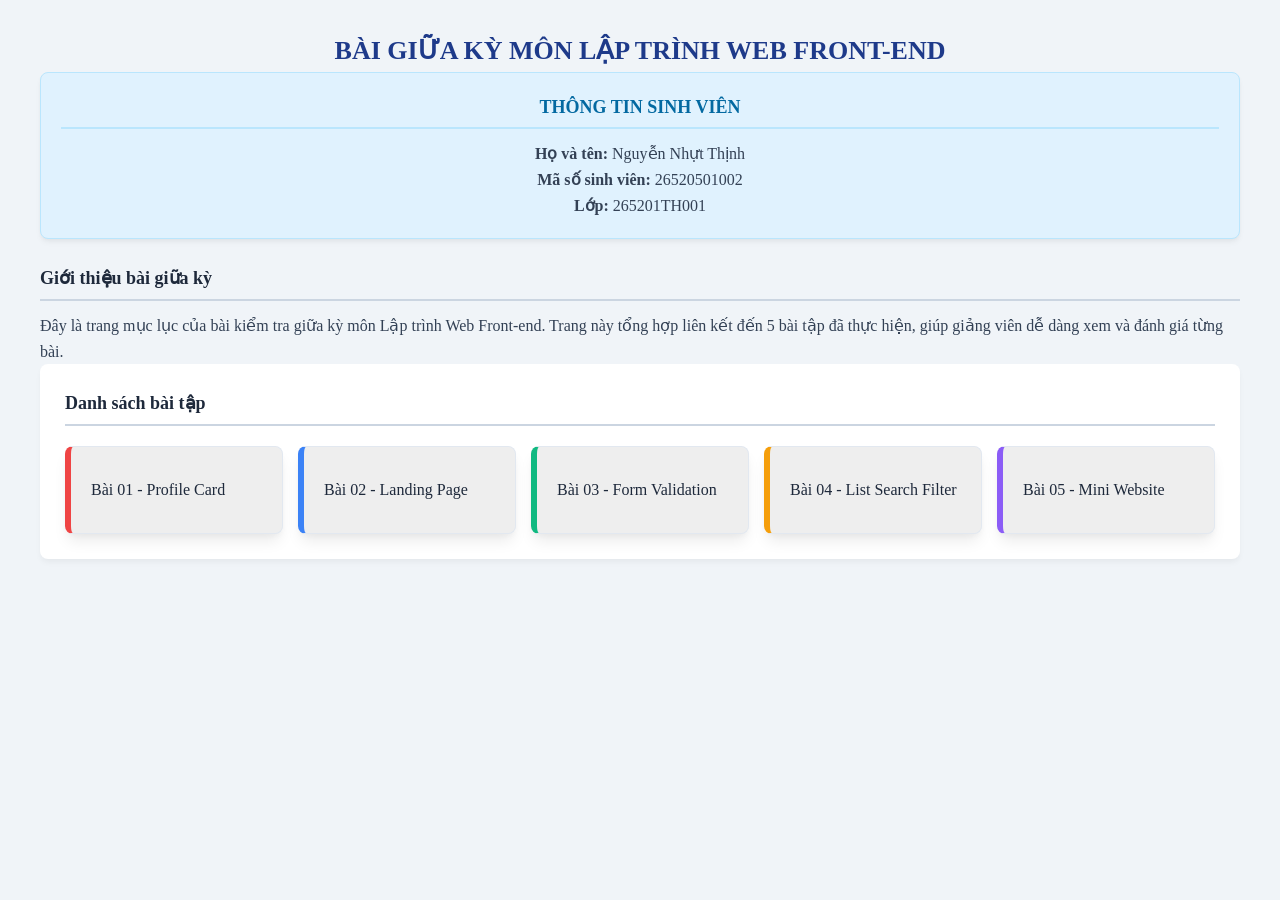
<file: index.html>
<!DOCTYPE html>
<html lang="vi">
<head>
    <meta charset="UTF-8">
    <meta name="viewport" content="width=device-width, initial-scale=1.0">
    <title>Bài Giữa Kỳ - Lập trình Web Front-end</title>
    <!-- Liên kết tới file CSS -->
    <link rel="stylesheet" href="./assets/css/main.css">
</head>
<body>

    <main class="container">

        <header class="main-header">
            <h1>BÀI GIỮA KỲ MÔN LẬP TRÌNH WEB FRONT-END</h1>
            
            <!-- Toàn bộ thông tin sinh viên nằm gọn trong 1 chiếc card màu nhạt -->
            <div class="student-card">
                <h2>THÔNG TIN SINH VIÊN</h2>
                <p><strong>Họ và tên:</strong> Nguyễn Nhựt Thịnh</p>
                <p><strong>Mã số sinh viên:</strong> 26520501002</p>
                <p><strong>Lớp:</strong> 265201TH001</p>
            </div>
        </header>

        <section class="intro">
            <h2>Giới thiệu bài giữa kỳ</h2>
            <p>
                Đây là trang mục lục của bài kiểm tra giữa kỳ môn Lập trình Web
                Front-end. Trang này tổng hợp liên kết đến 5 bài tập đã thực hiện,
                giúp giảng viên dễ dàng xem và đánh giá từng bài.
            </p>
        </section>

        <section class="exercise-section">
            <h2>Danh sách bài tập</h2>

            <!-- Danh sách 5 bài tập -->
            <ul class="exercise-grid">
                <li class="exercise-item ext-1">
                    <a href="./bai-01-profile-card/index.html">Bài 01 - Profile Card</a>
                </li>
                <li class="exercise-item ext-2">
                    <a href="./bai-02-landing-page/index.html">Bài 02 - Landing Page</a>
                </li>
                <li class="exercise-item ext-3">
                    <a href="./bai-03-form-validation/index.html">Bài 03 - Form Validation</a>
                </li>
                <li class="exercise-item ext-4">
                    <a href="./bai-04-list-search-filter/index.html">Bài 04 - List Search Filter</a>
                </li>
                <li class="exercise-item ext-5">
                    <a href="./bai-05-mini-website/index.html">Bài 05 - Mini Website</a>
                </li>
            </ul>
        </section>

    </main>

</body>
</html>
</file>
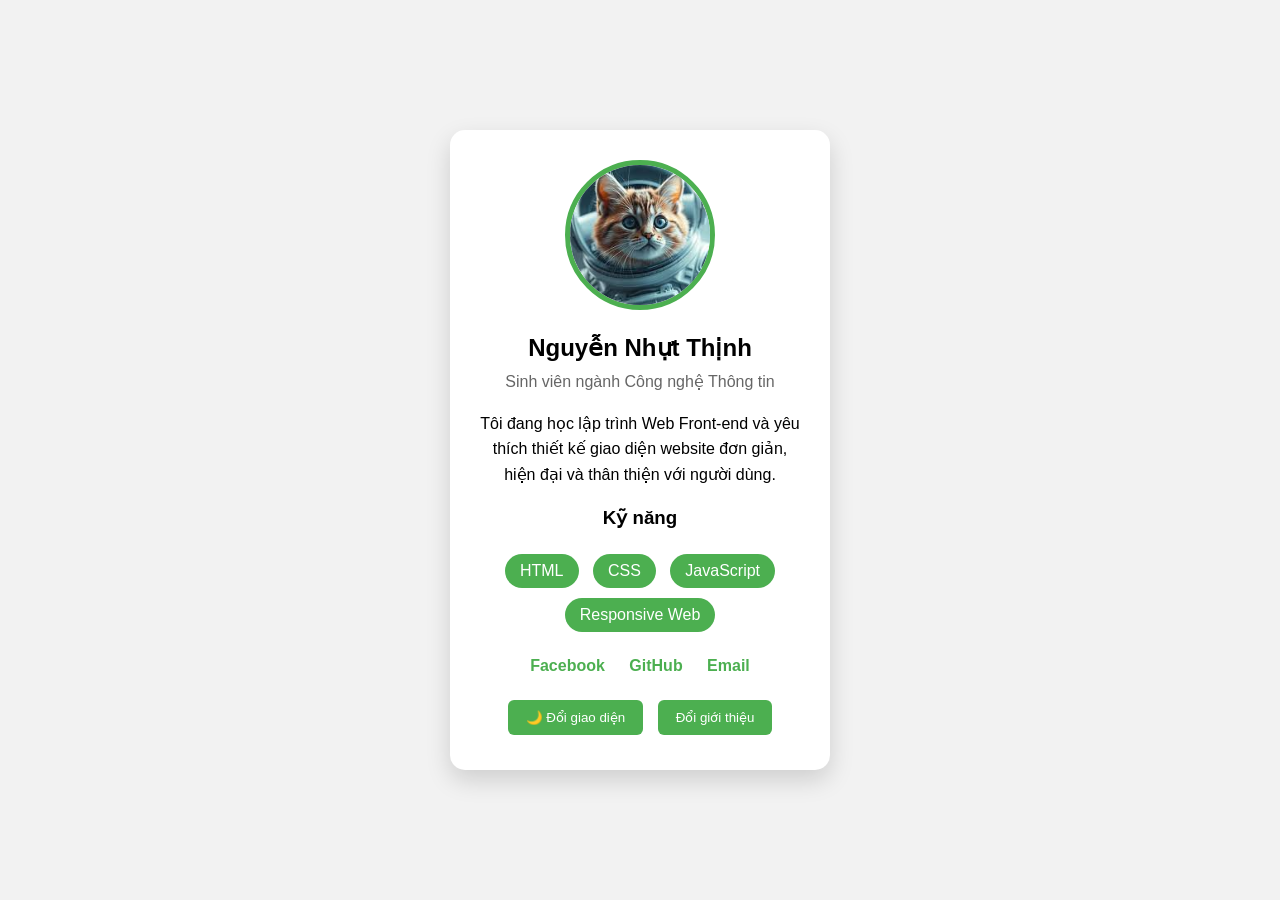
<file: bai-01-profile-card/index.html>
<!DOCTYPE html>
<html lang="vi">

<head>
    <meta charset="UTF-8">
    <meta name="viewport" content="width=device-width, initial-scale=1.0">
    <title>Profile Card</title>

    <link rel="stylesheet" href="style.css">
</head>

<body>

    <main class="profile-wrapper">

        <section class="profile-card">

            <img src="/assets/images/avatar.jpg" alt="Avatar" class="avatar">

            <h1>Nguyễn Nhựt Thịnh</h1>

            <p class="job-title">
                Sinh viên ngành Công nghệ Thông tin
            </p>

            <p class="description" id="description">
                Tôi đang học lập trình Web Front-end và yêu thích thiết kế giao diện website đơn giản, hiện đại và thân thiện với người dùng.
            </p>

            <h3>Kỹ năng</h3>

            <ul class="skill-list">
                <li>HTML</li>
                <li>CSS</li>
                <li>JavaScript</li>
                <li>Responsive Web</li>
            </ul>

            <div class="social-links">
                <a href="#">Facebook</a>
                <a href="#">GitHub</a>
                <a href="#">Email</a>
            </div>

            <div class="button-group">
                <button id="themeBtn">
                    🌙 Đổi giao diện
                </button>

                <button id="introBtn">
                    Đổi giới thiệu
                </button>
            </div>

        </section>

    </main>

    <script src="script.js"></script>

</body>

</html>
</file>
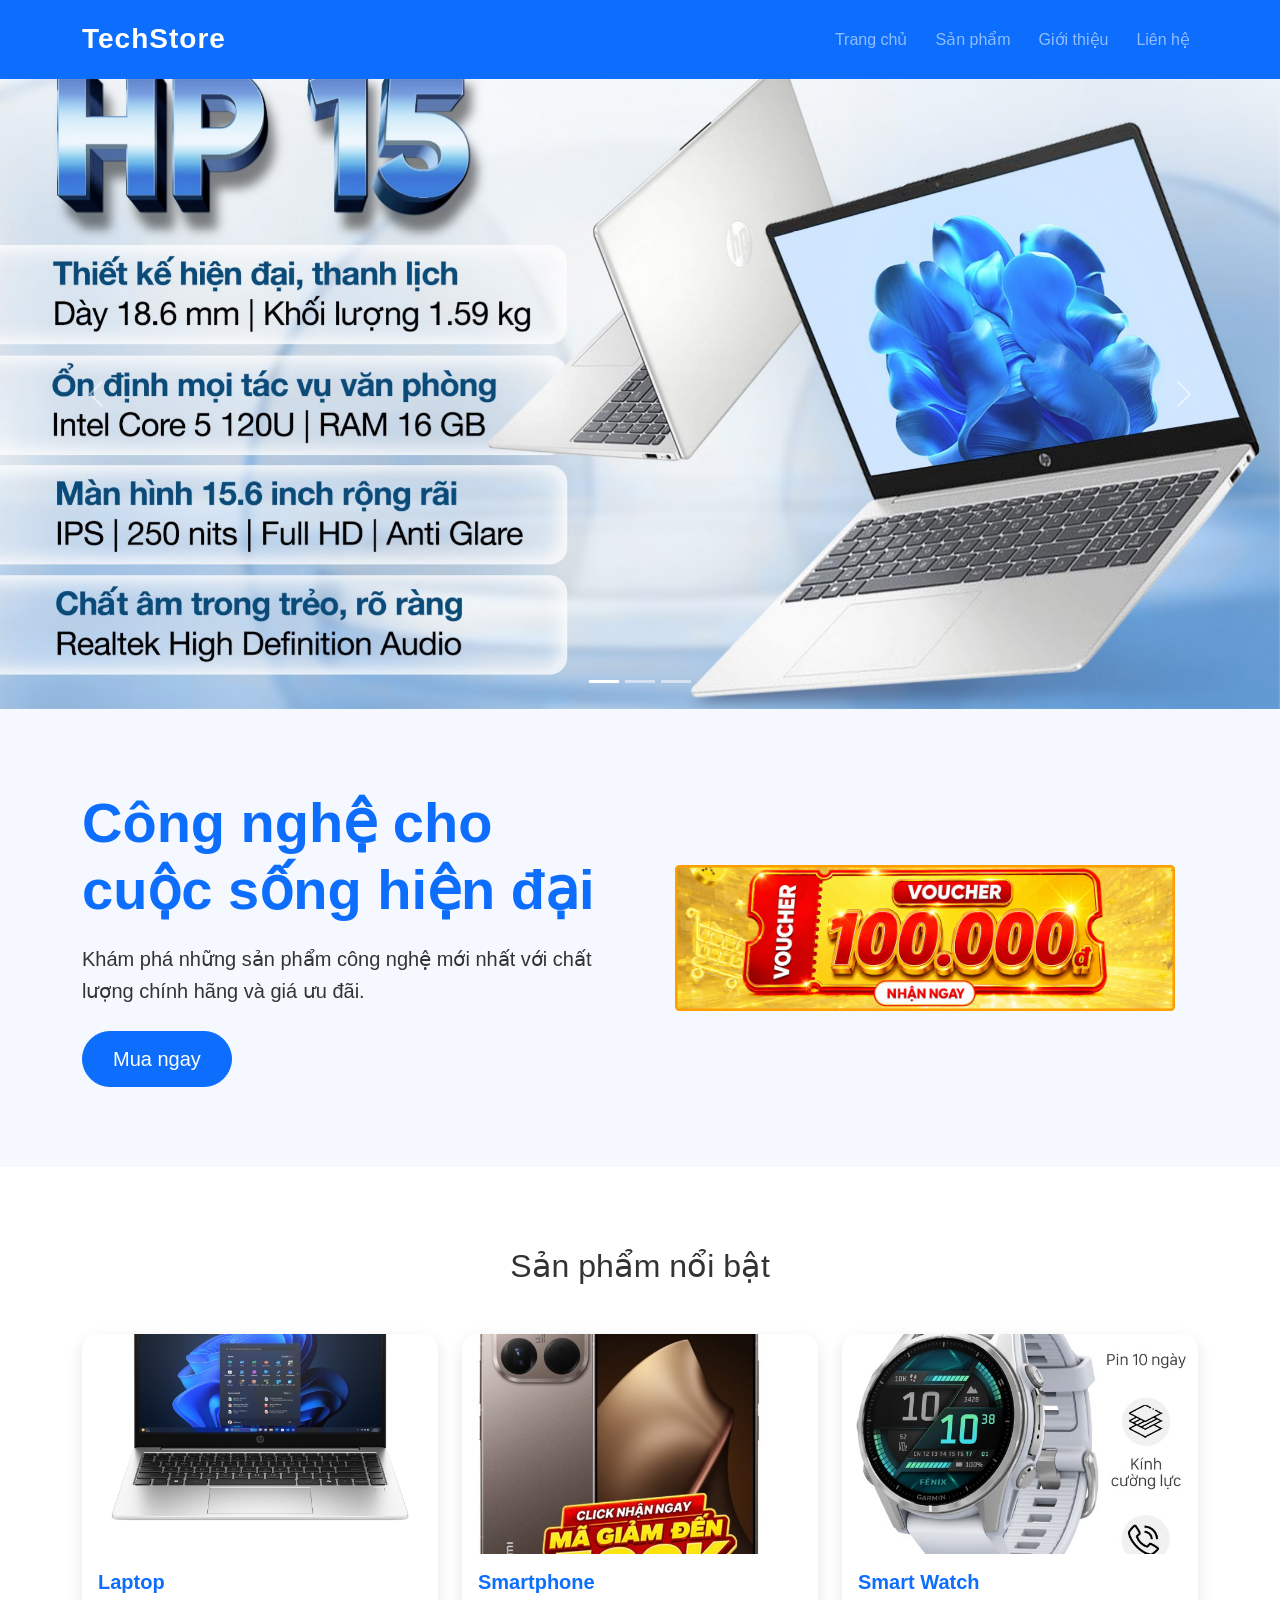
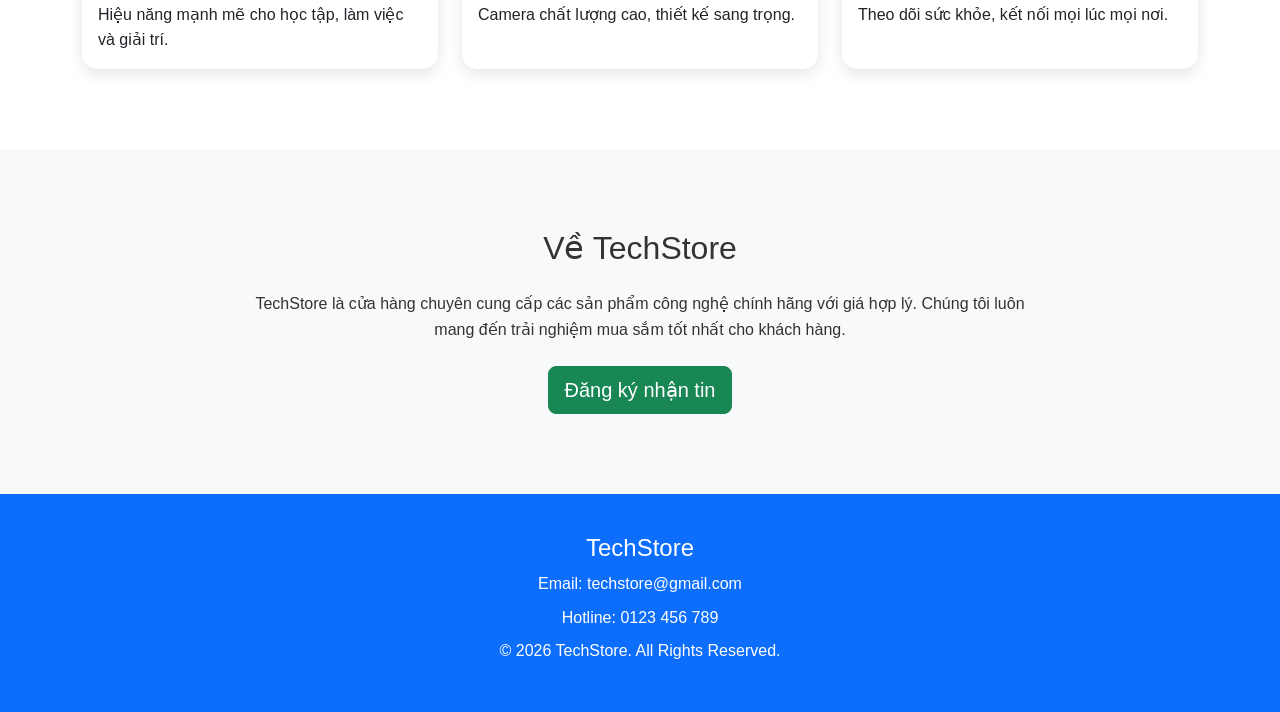
<file: bai-02-landing-page/index.html>
<!DOCTYPE html>
<html lang="vi">

<head>
    <meta charset="UTF-8">
    <meta name="viewport" content="width=device-width, initial-scale=1.0">

    <title>TechStore - Landing Page</title>

    <!-- Bootstrap CSS -->
    <link href="https://cdn.jsdelivr.net/npm/bootstrap@5.3.3/dist/css/bootstrap.min.css" rel="stylesheet">

    <!-- CSS riêng -->
    <link rel="stylesheet" href="style.css">
</head>

<body>

    <!-- ================= NAVBAR ================= -->

    <nav class="navbar navbar-expand-lg navbar-dark bg-primary sticky-top">

        <div class="container">

            <a class="navbar-brand fw-bold fs-3" href="#">
                TechStore
            </a>

            <button
                class="navbar-toggler"
                type="button"
                data-bs-toggle="collapse"
                data-bs-target="#mainNav">

                <span class="navbar-toggler-icon"></span>

            </button>

            <div class="collapse navbar-collapse" id="mainNav">

                <ul class="navbar-nav ms-auto">

                    <li class="nav-item">
                        <a class="nav-link" href="#home">Trang chủ</a>
                    </li>

                    <li class="nav-item">
                        <a class="nav-link" href="#services">Sản phẩm</a>
                    </li>

                    <li class="nav-item">
                        <a class="nav-link" href="#about">Giới thiệu</a>
                    </li>

                    <li class="nav-item">
                        <a class="nav-link" href="#contact">Liên hệ</a>
                    </li>

                </ul>

            </div>

        </div>

    </nav>

    <!-- ================= CAROUSEL ================= -->

    <section>

        <div
            id="mainSlider"
            class="carousel slide"
            data-bs-ride="carousel">

            <!-- Indicators -->

            <div class="carousel-indicators">

                <button
                    type="button"
                    data-bs-target="#mainSlider"
                    data-bs-slide-to="0"
                    class="active">
                </button>

                <button
                    type="button"
                    data-bs-target="#mainSlider"
                    data-bs-slide-to="1">
                </button>

                <button
                    type="button"
                    data-bs-target="#mainSlider"
                    data-bs-slide-to="2">
                </button>

            </div>

            <!-- Slides -->

            <div class="carousel-inner">

                <div class="carousel-item active">

                    <img
                        src="./images/slide1.jpg"
                        class="d-block w-100"
                        alt="Slide 1">

                </div>

                <div class="carousel-item">

                    <img
                        src="./images/slide2.jpg"
                        class="d-block w-100"
                        alt="Slide 2">

                </div>

                <div class="carousel-item">

                    <img
                        src="./images/slide3.jpg"
                        class="d-block w-100"
                        alt="Slide 3">

                </div>

            </div>

            <!-- Button -->

            <button
                class="carousel-control-prev"
                type="button"
                data-bs-target="#mainSlider"
                data-bs-slide="prev">

                <span class="carousel-control-prev-icon"></span>

            </button>

            <button
                class="carousel-control-next"
                type="button"
                data-bs-target="#mainSlider"
                data-bs-slide="next">

                <span class="carousel-control-next-icon"></span>

            </button>

        </div>

    </section>

    <!-- ================= HERO ================= -->

    <section id="home" class="hero">

        <div class="container">

            <div class="row align-items-center">

                <div class="col-lg-6">

                    <h1 class="display-4 fw-bold mb-3">

                        Công nghệ cho cuộc sống hiện đại

                    </h1>

                    <p class="lead mb-4">

                        Khám phá những sản phẩm công nghệ mới nhất với chất lượng
                        chính hãng và giá ưu đãi.

                    </p>

                    <button
                        id="ctaBtn"
                        class="btn btn-primary btn-lg">

                        Mua ngay

                    </button>

                </div>

                <div class="col-lg-6 text-center">

                    <img
                        src="./images/hero.png"
                        class="img-fluid hero-image"
                        alt="Hero">

                </div>

            </div>

        </div>

    </section>

    <!-- ================= SERVICES ================= -->

    <section id="services" class="services">

        <div class="container">

            <h2 class="text-center mb-5">

                Sản phẩm nổi bật

            </h2>

            <div class="row g-4">

                <!-- Card 1 -->

                <div class="col-lg-4 col-md-6">

                    <div class="card h-100">

                        <img
                            src="./images/laptop.jpg"
                            class="card-img-top"
                            alt="Laptop">

                        <div class="card-body">

                            <h5 class="card-title">

                                Laptop

                            </h5>

                            <p class="card-text">

                                Hiệu năng mạnh mẽ cho học tập,
                                làm việc và giải trí.

                            </p>

                        </div>

                    </div>

                </div>

                <!-- Card 2 -->

                <div class="col-lg-4 col-md-6">

                    <div class="card h-100">

                        <img
                            src="./images/phone.jpg"
                            class="card-img-top"
                            alt="Phone">

                        <div class="card-body">

                            <h5 class="card-title">

                                Smartphone

                            </h5>

                            <p class="card-text">

                                Camera chất lượng cao,
                                thiết kế sang trọng.

                            </p>

                        </div>

                    </div>

                </div>

                <!-- Card 3 -->

                <div class="col-lg-4 col-md-6">

                    <div class="card h-100">

                        <img
                            src="./images/watch.jpg"
                            class="card-img-top"
                            alt="Watch">

                        <div class="card-body">

                            <h5 class="card-title">

                                Smart Watch

                            </h5>

                            <p class="card-text">

                                Theo dõi sức khỏe,
                                kết nối mọi lúc mọi nơi.

                            </p>

                        </div>

                    </div>

                </div>

            </div>

        </div>

    </section>

    <!-- ================= ABOUT ================= -->

    <section id="about" class="about">

        <div class="container text-center">

            <h2 class="mb-4">

                Về TechStore

            </h2>

            <p class="mb-4">

                TechStore là cửa hàng chuyên cung cấp các sản phẩm
                công nghệ chính hãng với giá hợp lý.
                Chúng tôi luôn mang đến trải nghiệm mua sắm
                tốt nhất cho khách hàng.

            </p>

            <button
                class="btn btn-success btn-lg"
                data-bs-toggle="modal"
                data-bs-target="#registerModal">

                Đăng ký nhận tin

            </button>

        </div>

    </section>

    <!-- ================= FOOTER ================= -->

    <footer
        id="contact"
        class="bg-primary text-white text-center">

        <div class="container">

            <h4>TechStore</h4>

            <p>Email: techstore@gmail.com</p>

            <p>Hotline: 0123 456 789</p>

            <p>

                © 2026 TechStore.
                All Rights Reserved.

            </p>

        </div>

    </footer>

    <!-- ================= MODAL ================= -->

    <div
        class="modal fade"
        id="registerModal"
        tabindex="-1">

        <div class="modal-dialog">

            <div class="modal-content">

                <div class="modal-header">

                    <h5 class="modal-title">

                        Đăng ký nhận tin

                    </h5>

                    <button
                        type="button"
                        class="btn-close"
                        data-bs-dismiss="modal">
                    </button>

                </div>

                <div class="modal-body">

                    <div class="mb-3">

                        <input
                            type="text"
                            class="form-control"
                            placeholder="Họ và tên">

                    </div>

                    <div class="mb-3">

                        <input
                            type="email"
                            class="form-control"
                            placeholder="Email">

                    </div>

                </div>

                <div class="modal-footer">

                    <button
                        class="btn btn-secondary"
                        data-bs-dismiss="modal">

                        Đóng

                    </button>

                    <button
                        class="btn btn-primary">

                        Gửi đăng ký

                    </button>

                </div>

            </div>

        </div>

    </div>

    <!-- Bootstrap JS -->

    <script src="https://cdn.jsdelivr.net/npm/bootstrap@5.3.3/dist/js/bootstrap.bundle.min.js"></script>

    <!-- JavaScript riêng -->

    <script src="script.js"></script>

</body>

</html>
</file>
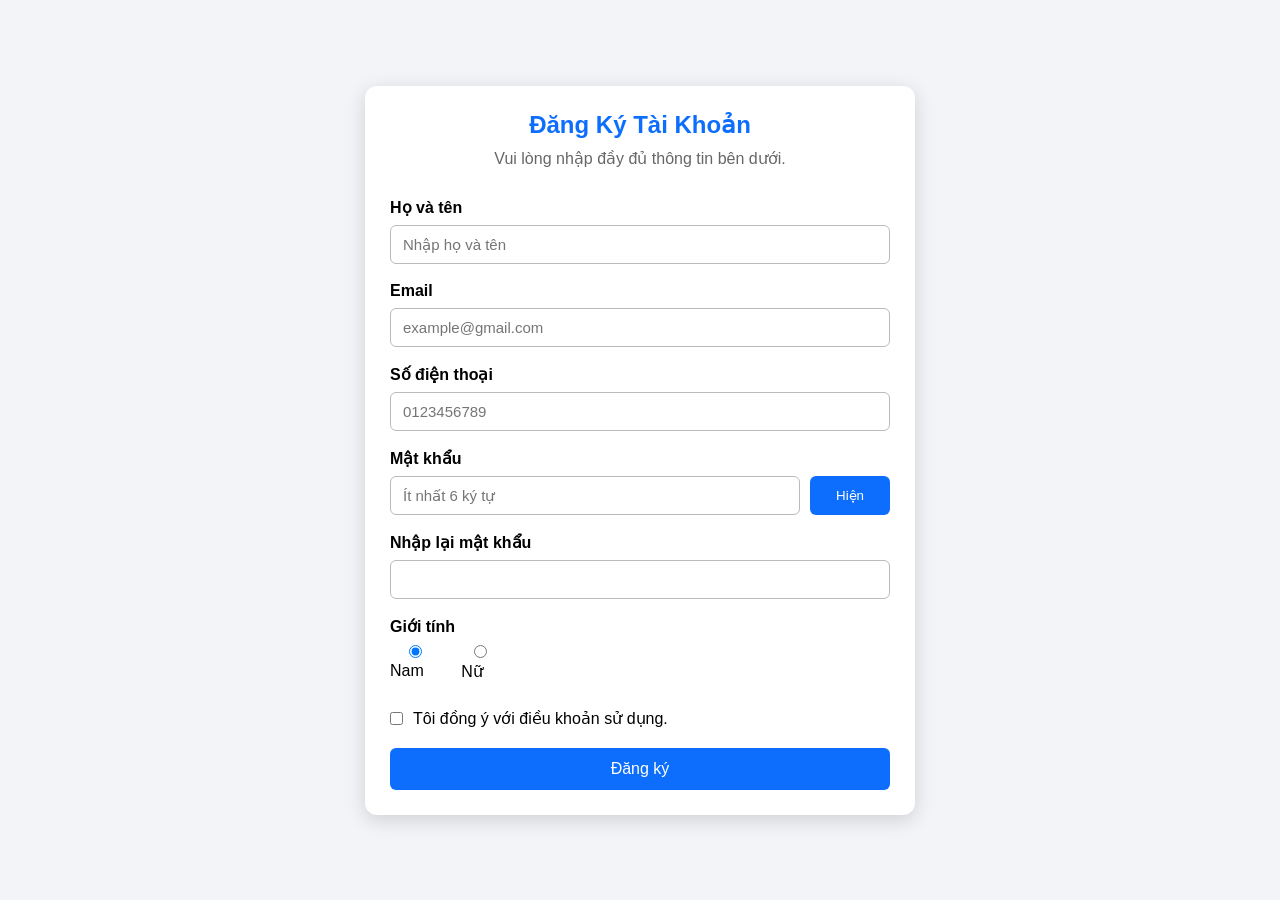
<file: bai-03-form-validation/index.html>
<!DOCTYPE html>
<html lang="vi">

<head>
    <meta charset="UTF-8">
    <meta name="viewport" content="width=device-width, initial-scale=1.0">
    <title>Form Đăng Ký</title>

    <link rel="stylesheet" href="style.css">
</head>

<body>

    <main class="container">

        <section class="register-card">

            <h1>Đăng Ký Tài Khoản</h1>

            <p class="subtitle">
                Vui lòng nhập đầy đủ thông tin bên dưới.
            </p>

            <form id="registerForm">

                <!-- Họ tên -->

                <div class="form-group">

                    <label for="fullName">
                        Họ và tên
                    </label>

                    <input
                        type="text"
                        id="fullName"
                        placeholder="Nhập họ và tên">

                    <small class="error" id="fullNameError"></small>

                </div>

                <!-- Email -->

                <div class="form-group">

                    <label for="email">
                        Email
                    </label>

                    <input
                        type="email"
                        id="email"
                        placeholder="example@gmail.com">

                    <small class="error" id="emailError"></small>

                </div>

                <!-- SĐT -->

                <div class="form-group">

                    <label for="phone">
                        Số điện thoại
                    </label>

                    <input
                        type="tel"
                        id="phone"
                        placeholder="0123456789">

                    <small class="error" id="phoneError"></small>

                </div>

                <!-- Password -->

                <div class="form-group">

                    <label for="password">
                        Mật khẩu
                    </label>

                    <div class="password-box">

                        <input
                            type="password"
                            id="password"
                            placeholder="Ít nhất 6 ký tự">

                        <button
                            type="button"
                            id="togglePassword">

                            Hiện

                        </button>

                    </div>

                    <small class="error" id="passwordError"></small>

                </div>

                <!-- Confirm Password -->

                <div class="form-group">

                    <label for="confirmPassword">
                        Nhập lại mật khẩu
                    </label>

                    <input
                        type="password"
                        id="confirmPassword">

                    <small
                        class="error"
                        id="confirmPasswordError">

                    </small>

                </div>

                <!-- Giới tính -->

                <div class="form-group">

                    <label>
                        Giới tính
                    </label>

                    <div class="radio-group">

                        <label>

                            <input
                                type="radio"
                                name="gender"
                                value="Nam"
                                checked>

                            Nam

                        </label>

                        <label>

                            <input
                                type="radio"
                                name="gender"
                                value="Nữ">

                            Nữ

                        </label>

                        

                    </div>

                </div>

                <!-- Điều khoản -->

                <div class="checkbox-group">

                    <label>

                        <input
                            type="checkbox"
                            id="agree">

                        Tôi đồng ý với điều khoản sử dụng.

                    </label>

                    <small
                        class="error"
                        id="agreeError">

                    </small>

                </div>

                <!-- Button -->

                <button
                    type="submit"
                    class="submit-btn">

                    Đăng ký

                </button>

            </form>

        </section>

        <!-- Card hiển thị thông tin -->

        <section id="resultCard" class="result-card">

    <div class="result-header">

        <h2>Đăng ký thành công</h2>

    </div>

    <div class="result-body">

        <div class="result-item">

            <strong>Họ tên</strong>

            <span id="showName"></span>

        </div>

        <div class="result-item">

            <strong>Email</strong>

            <span id="showEmail"></span>

        </div>

        <div class="result-item">

            <strong>Số điện thoại</strong>

            <span id="showPhone"></span>

        </div>

        <div class="result-item">

            <strong>Giới tính</strong>

            <span id="showGender"></span>

        </div>

    </div>

</section>

    </main>

    <script src="script.js"></script>

</body>

</html>
</file>
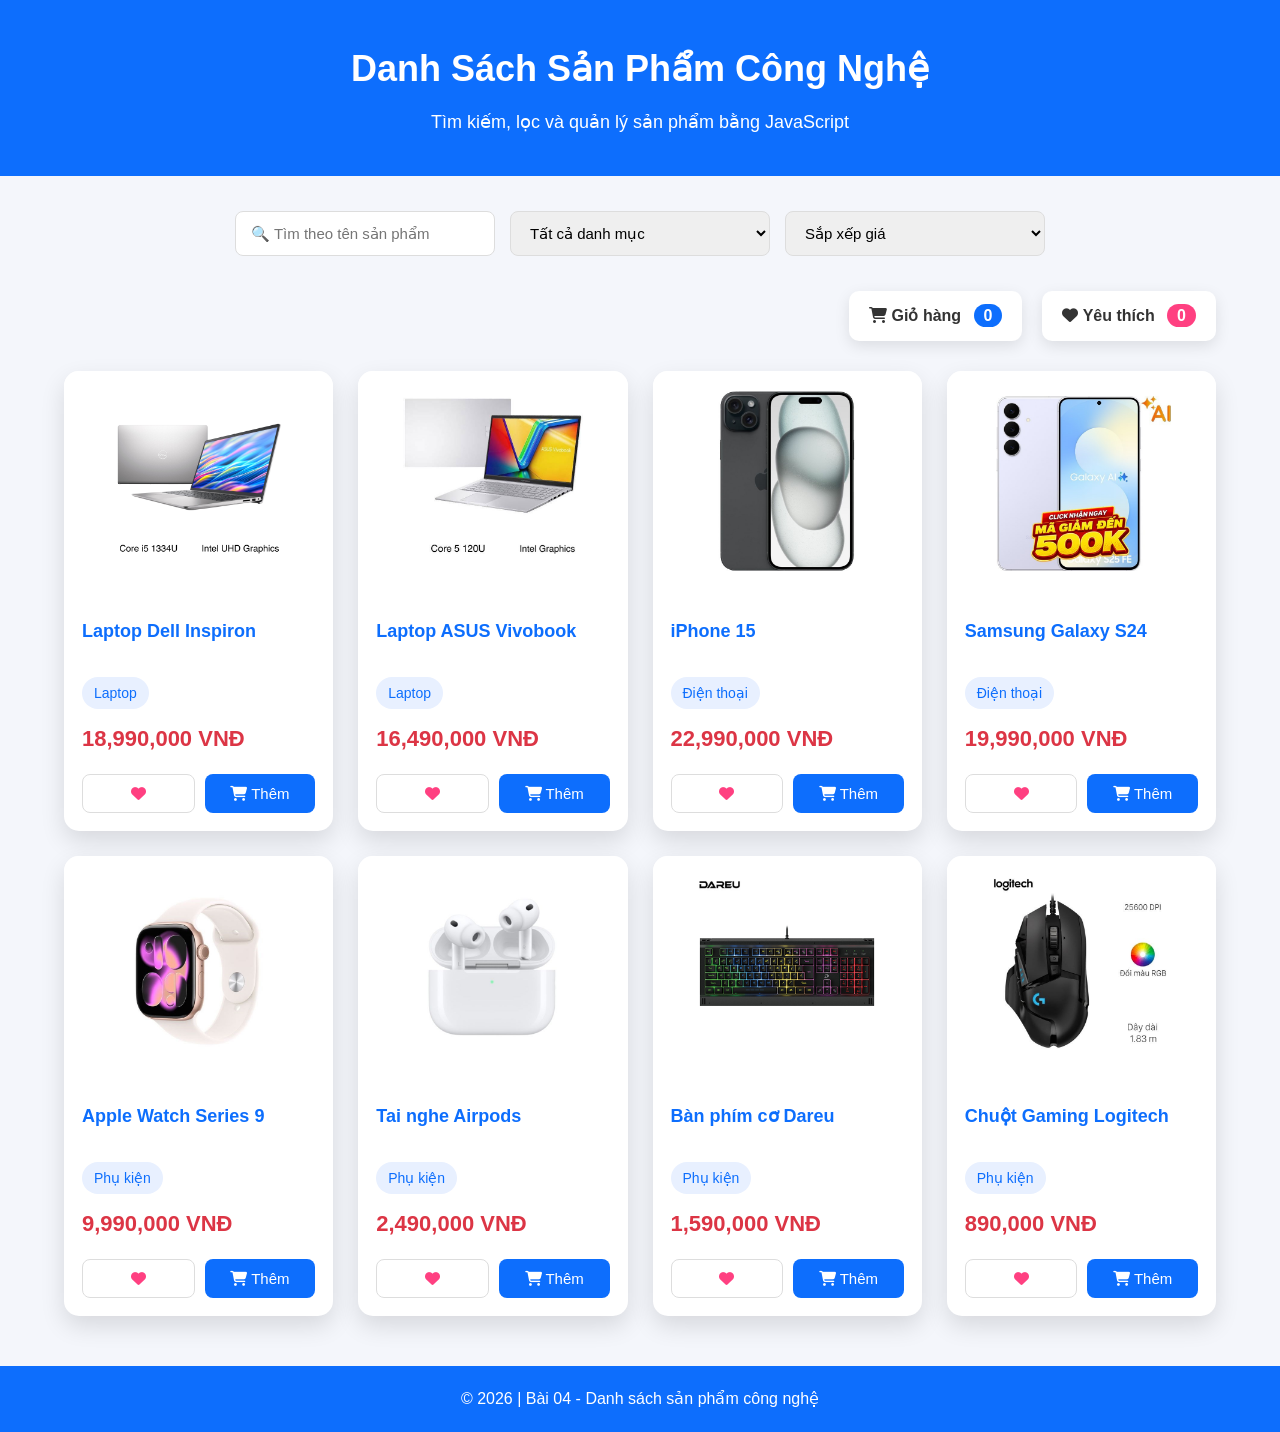
<file: bai-04-list-search-filter/index.html>
<!DOCTYPE html>
<html lang="vi">

<head>
    <meta charset="UTF-8">
    <meta name="viewport" content="width=device-width, initial-scale=1.0">

    <title>Danh Sách Sản Phẩm</title>

    <!-- Font Awesome -->
    <link rel="stylesheet"
        href="https://cdnjs.cloudflare.com/ajax/libs/font-awesome/6.6.0/css/all.min.css">

    <!-- CSS -->
    <link rel="stylesheet" href="style.css">
</head>

<body>

    <!-- ================= HEADER ================= -->

    <header class="header">

        <div class="container">

            <h1>Danh Sách Sản Phẩm Công Nghệ</h1>

            <p>
                Tìm kiếm, lọc và quản lý sản phẩm bằng JavaScript
            </p>

        </div>

    </header>

    <!-- ================= TOOLBAR ================= -->

    <section class="toolbar">

        <div class="container toolbar-content">

            <!-- Search -->

            <input
                type="text"
                id="searchInput"
                placeholder="🔍 Tìm theo tên sản phẩm">

            <!-- Category -->

            <select id="categoryFilter">

                <option value="all">
                    Tất cả danh mục
                </option>

                <option value="Laptop">
                    Laptop
                </option>

                <option value="Điện thoại">
                    Điện thoại
                </option>

                <option value="Phụ kiện">
                    Phụ kiện
                </option>

            </select>

            <!-- Sort -->

            <select id="sortPrice">

                <option value="default">
                    Sắp xếp giá
                </option>

                <option value="asc">
                    Giá tăng dần
                </option>

                <option value="desc">
                    Giá giảm dần
                </option>

            </select>

        </div>

    </section>

    <!-- ================= INFO BAR ================= -->

    <section class="info-bar">

        <div class="container info-content">

            <div class="cart-box">

                <i class="fa-solid fa-cart-shopping"></i>

                Giỏ hàng

                <span id="cartCount">

                    0

                </span>

            </div>

            <div class="favorite-box">

                <i class="fa-solid fa-heart"></i>

                Yêu thích

                <span id="favoriteCount">

                    0

                </span>

            </div>

        </div>

    </section>

    <!-- ================= PRODUCT LIST ================= -->

    <main class="container">

        <section
            id="itemList"
            class="item-list">

            <!-- JavaScript render -->

        </section>

        <!-- Không có dữ liệu -->

        <div
            id="noResult"
            class="no-result">

            <i class="fa-solid fa-circle-exclamation"></i>

            Không tìm thấy sản phẩm phù hợp.

        </div>

    </main>

    <!-- ================= FOOTER ================= -->

    <footer>

        <div class="container">

            <p>

                © 2026 | Bài 04 - Danh sách sản phẩm công nghệ

            </p>

        </div>

    </footer>

    <!-- JavaScript -->

    <script src="script.js"></script>

</body>

</html>
</file>
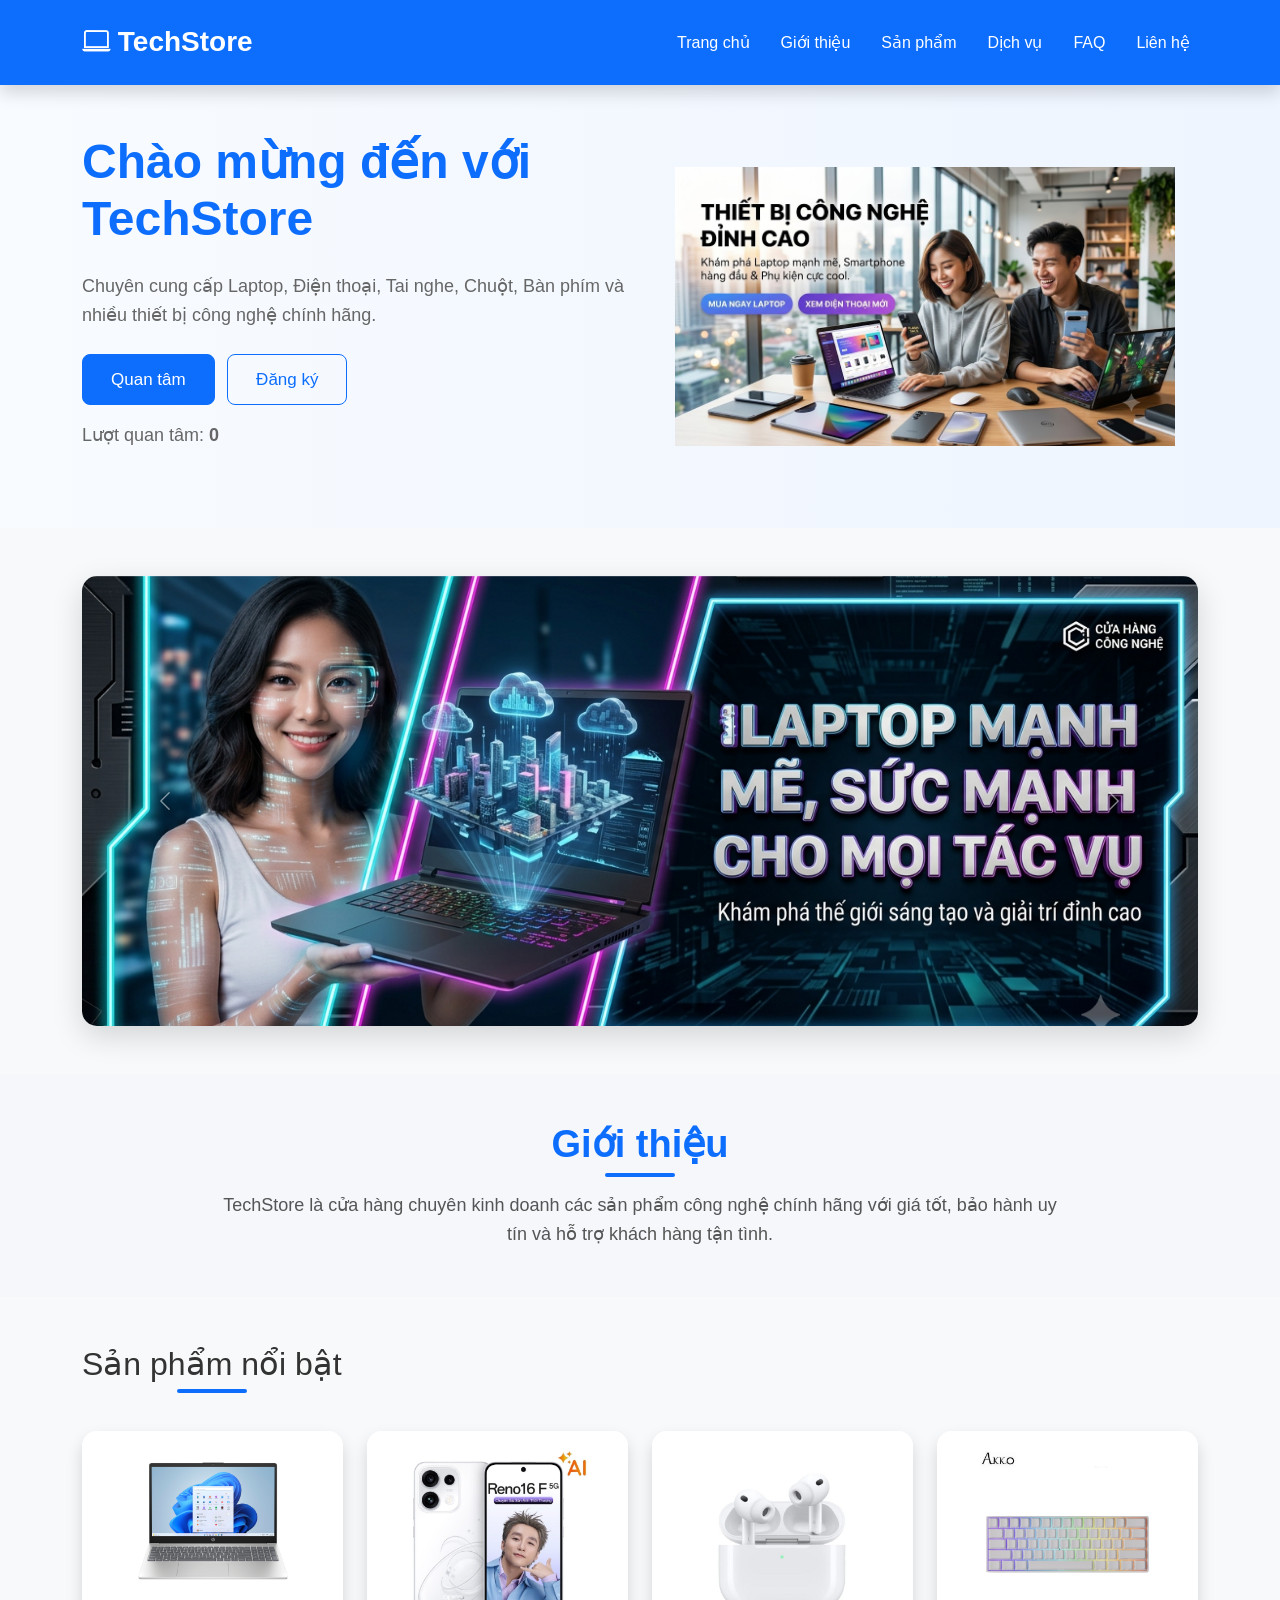
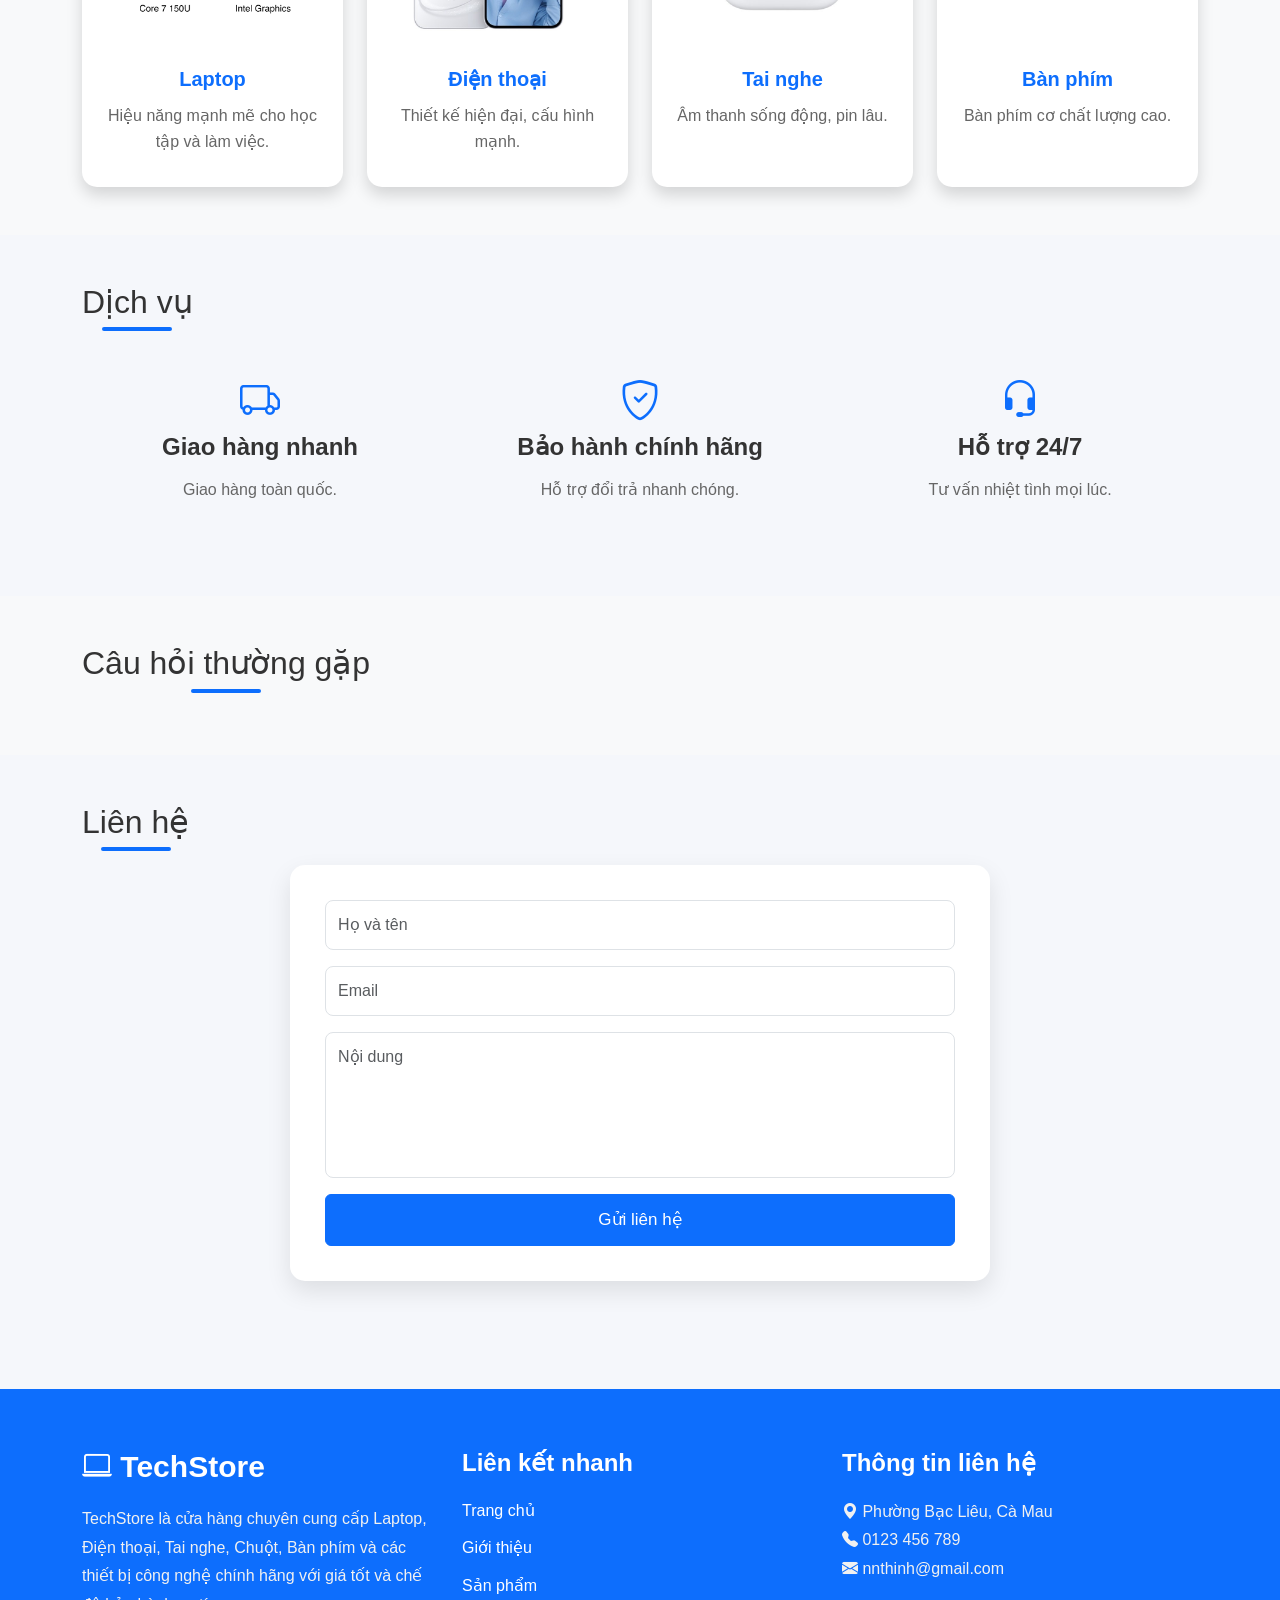
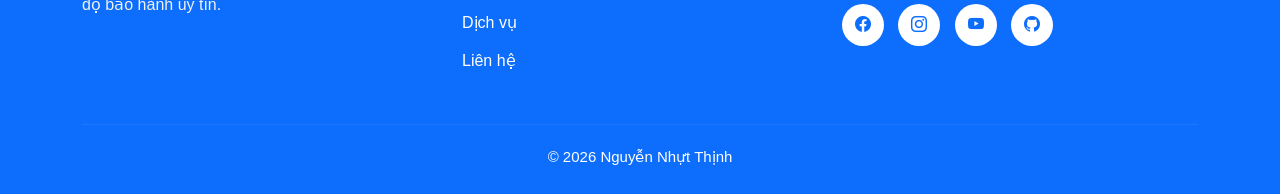
<file: bai-05-mini-website/index.html>
<!DOCTYPE html>
<html lang="vi">

<head>
    <meta charset="UTF-8">
    <meta name="viewport" content="width=device-width, initial-scale=1.0">

    <title>TechStore - Cửa hàng công nghệ</title>

    <!-- Bootstrap -->
    <link href="https://cdn.jsdelivr.net/npm/bootstrap@5.3.3/dist/css/bootstrap.min.css" rel="stylesheet">

    <!-- Bootstrap Icons -->
    <link href="https://cdn.jsdelivr.net/npm/bootstrap-icons@1.11.3/font/bootstrap-icons.css" rel="stylesheet">

    <!-- CSS -->
    <link rel="stylesheet" href="style.css">

</head>

<body>

    <!-- ================= NAVBAR ================= -->

    <nav class="navbar navbar-expand-lg navbar-dark bg-primary sticky-top shadow">

        <div class="container">

            <a class="navbar-brand fw-bold" href="#">
                <i class="bi bi-laptop"></i>
                TechStore
            </a>

            <button
                class="navbar-toggler"
                type="button"
                data-bs-toggle="collapse"
                data-bs-target="#mainNav">

                <span class="navbar-toggler-icon"></span>

            </button>

            <div class="collapse navbar-collapse" id="mainNav">

                <ul class="navbar-nav ms-auto">

                    <li class="nav-item">
                        <a class="nav-link" href="#home">Trang chủ</a>
                    </li>

                    <li class="nav-item">
                        <a class="nav-link" href="#about">Giới thiệu</a>
                    </li>

                    <li class="nav-item">
                        <a class="nav-link" href="#products">Sản phẩm</a>
                    </li>

                    <li class="nav-item">
                        <a class="nav-link" href="#services">Dịch vụ</a>
                    </li>

                    <li class="nav-item">
                        <a class="nav-link" href="#faq">FAQ</a>
                    </li>

                    <li class="nav-item">
                        <a class="nav-link" href="#contact">Liên hệ</a>
                    </li>

                </ul>

            </div>

        </div>

    </nav>

    <!-- ================= HERO ================= -->

    <section id="home" class="hero py-5">

        <div class="container">

            <div class="row align-items-center">

                <div class="col-lg-6">

                    <h1 class="display-4 fw-bold">

                        Chào mừng đến với TechStore

                    </h1>

                    <p class="lead my-4">

                        Chuyên cung cấp Laptop, Điện thoại, Tai nghe,
                        Chuột, Bàn phím và nhiều thiết bị công nghệ chính hãng.

                    </p>

                    <button
                        id="interestBtn"
                        class="btn btn-primary btn-lg">

                        Quan tâm

                    </button>

                    <button
                        class="btn btn-outline-primary btn-lg ms-2"
                        data-bs-toggle="modal"
                        data-bs-target="#registerModal">

                        Đăng ký

                    </button>

                    <p class="mt-3">

                        Lượt quan tâm:

                        <strong id="count">

                            0

                        </strong>

                    </p>

                </div>

                <div class="col-lg-6 text-center">

                    <img
                        src="./images/hero.jpg"
                        class="img-fluid hero-image"
                        alt="Hero">

                </div>

            </div>

        </div>

    </section>

    <!-- ================= CAROUSEL ================= -->

    <section class="py-5 bg-light">

        <div class="container">

            <div
                id="bannerSlider"
                class="carousel slide"
                data-bs-ride="carousel">

                <div class="carousel-inner rounded shadow">

                    <div class="carousel-item active">

                        <img
                            src="./images/banner1.png"
                            class="d-block w-100"
                            alt="Banner">

                    </div>

                    <div class="carousel-item">

                        <img
                            src="./images/banner2.png"
                            class="d-block w-100"
                            alt="Banner">

                    </div>

                    <div class="carousel-item">

                        <img
                            src="./images/banner3.png"
                            class="d-block w-100"
                            alt="Banner">

                    </div>

                </div>

                <button
                    class="carousel-control-prev"
                    type="button"
                    data-bs-target="#bannerSlider"
                    data-bs-slide="prev">

                    <span class="carousel-control-prev-icon"></span>

                </button>

                <button
                    class="carousel-control-next"
                    type="button"
                    data-bs-target="#bannerSlider"
                    data-bs-slide="next">

                    <span class="carousel-control-next-icon"></span>

                </button>

            </div>

        </div>

    </section>

    <!-- ================= ABOUT ================= -->

    <section id="about" class="py-5">

        <div class="container text-center">

            <h2 class="mb-4">

                Giới thiệu

            </h2>

            <p class="w-75 mx-auto">

                TechStore là cửa hàng chuyên kinh doanh các sản phẩm công nghệ
                chính hãng với giá tốt, bảo hành uy tín và hỗ trợ khách hàng
                tận tình.

            </p>

        </div>

    </section>

    <!-- ================= PRODUCTS ================= -->

    <section id="products" class="py-5 bg-light">

        <div class="container">

            <h2 class="text-center mb-5">

                Sản phẩm nổi bật

            </h2>

            <div class="row g-4">

                <div class="col-lg-3 col-md-6">

                    <div class="card h-100 shadow">

                        <img src="./images/laptop.jpg"
                            class="card-img-top">

                        <div class="card-body">

                            <h5>Laptop</h5>

                            <p>Hiệu năng mạnh mẽ cho học tập và làm việc.</p>

                        </div>

                    </div>

                </div>

                <div class="col-lg-3 col-md-6">

                    <div class="card h-100 shadow">

                        <img src="./images/phone.jpg"
                            class="card-img-top">

                        <div class="card-body">

                            <h5>Điện thoại</h5>

                            <p>Thiết kế hiện đại, cấu hình mạnh.</p>

                        </div>

                    </div>

                </div>

                <div class="col-lg-3 col-md-6">

                    <div class="card h-100 shadow">

                        <img src="./images/headphone.jpg"
                            class="card-img-top">

                        <div class="card-body">

                            <h5>Tai nghe</h5>

                            <p>Âm thanh sống động, pin lâu.</p>

                        </div>

                    </div>

                </div>

                <div class="col-lg-3 col-md-6">

                    <div class="card h-100 shadow">

                        <img src="./images/keyboard.jpg"
                            class="card-img-top">

                        <div class="card-body">

                            <h5>Bàn phím</h5>

                            <p>Bàn phím cơ chất lượng cao.</p>

                        </div>

                    </div>

                </div>

            </div>

        </div>

    </section>

    <!-- ================= SERVICES ================= -->

    <section id="services" class="py-5">

        <div class="container">

            <h2 class="text-center mb-5">

                Dịch vụ

            </h2>

            <div class="row text-center">

                <div class="col-md-4">

                    <i class="bi bi-truck fs-1 text-primary"></i>

                    <h4>Giao hàng nhanh</h4>

                    <p>Giao hàng toàn quốc.</p>

                </div>

                <div class="col-md-4">

                    <i class="bi bi-shield-check fs-1 text-primary"></i>

                    <h4>Bảo hành chính hãng</h4>

                    <p>Hỗ trợ đổi trả nhanh chóng.</p>

                </div>

                <div class="col-md-4">

                    <i class="bi bi-headset fs-1 text-primary"></i>

                    <h4>Hỗ trợ 24/7</h4>

                    <p>Tư vấn nhiệt tình mọi lúc.</p>

                </div>

            </div>

        </div>

    </section>

    <!-- ================= FAQ ================= -->

    <section id="faq" class="py-5 bg-light">

        <div class="container">

            <h2 class="text-center mb-4">

                Câu hỏi thường gặp

            </h2>

            <div class="accordion" id="faqAccordion">

                <!-- Accordion sẽ thêm ở bước CSS/JS nếu cần -->

            </div>

        </div>

    </section>

    <!-- ================= CONTACT ================= -->

    <section id="contact" class="py-5">

        <div class="container">

            <h2 class="text-center mb-4">

                Liên hệ

            </h2>

            <form id="contactForm" class="mx-auto" style="max-width:700px;">

                <input
                    type="text"
                    id="name"
                    class="form-control mb-3"
                    placeholder="Họ và tên">

                <input
                    type="email"
                    id="email"
                    class="form-control mb-3"
                    placeholder="Email">

                <textarea
                    id="message"
                    rows="5"
                    class="form-control mb-3"
                    placeholder="Nội dung"></textarea>

                <button
                    class="btn btn-primary w-100"
                    type="submit">

                    Gửi liên hệ

                </button>

            </form>

        </div>

    </section>

    <!-- ================= FOOTER ================= -->

    <!-- ================= FOOTER ================= -->

<footer class="footer">

    <div class="container">

        <div class="row gy-4">

            <!-- Logo -->

            <div class="col-lg-4">

                <h3 class="footer-title">

                    <i class="bi bi-laptop"></i>

                    TechStore

                </h3>

                <p>

                    TechStore là cửa hàng chuyên cung cấp Laptop,
                    Điện thoại, Tai nghe, Chuột, Bàn phím và các thiết bị
                    công nghệ chính hãng với giá tốt và chế độ bảo hành uy tín.

                </p>

            </div>

            <!-- Menu -->

            <div class="col-lg-4">

                <h4>Liên kết nhanh</h4>

                <ul class="footer-links">

                    <li><a href="#home">Trang chủ</a></li>

                    <li><a href="#about">Giới thiệu</a></li>

                    <li><a href="#products">Sản phẩm</a></li>

                    <li><a href="#services">Dịch vụ</a></li>

                    <li><a href="#contact">Liên hệ</a></li>

                </ul>

            </div>

            <!-- Contact -->

            <div class="col-lg-4">

                <h4>Thông tin liên hệ</h4>

                <p>

                    <i class="bi bi-geo-alt-fill"></i>

                    Phường Bạc Liêu, Cà Mau

                </p>

                <p>

                    <i class="bi bi-telephone-fill"></i>

                    0123 456 789

                </p>

                <p>

                    <i class="bi bi-envelope-fill"></i>

                    nnthinh@gmail.com

                </p>

                <div class="social-icons">

                    <a href="#">
                        <i class="bi bi-facebook"></i>
                    </a>

                    <a href="#">
                        <i class="bi bi-instagram"></i>
                    </a>

                    <a href="#">
                        <i class="bi bi-youtube"></i>
                    </a>

                    <a href="#">
                        <i class="bi bi-github"></i>
                    </a>

                </div>

            </div>

        </div>

        <hr>

        <div class="copyright">

            © 2026 Nguyễn Nhựt Thịnh

        </div>

    </div>

</footer>

    <!-- Back To Top -->

    <button id="topBtn" class="btn btn-primary rounded-circle">

        <i class="bi bi-arrow-up"></i>

    </button>

    <!-- Modal -->

    <div class="modal fade" id="registerModal">

        <div class="modal-dialog">

            <div class="modal-content">

                <div class="modal-header">

                    <h5>Đăng ký nhận ưu đãi</h5>

                    <button class="btn-close"
                        data-bs-dismiss="modal"></button>

                </div>

                <div class="modal-body">

                    Nhập email của bạn để nhận các chương trình khuyến mãi mới nhất.

                </div>

            </div>

        </div>

    </div>

    <!-- Bootstrap -->

    <script src="https://cdn.jsdelivr.net/npm/bootstrap@5.3.3/dist/js/bootstrap.bundle.min.js"></script>

    <!-- JS -->

    <script src="script.js"></script>

</body>

</html>
</file>
<file: assets/css/main.css>
/* --- 1. Reset CSS cơ bản --- */
* {
    margin: 0;
    padding: 0;
    box-sizing: border-box;
}

body {
    line-height: 1.6;
    background-color: #f0f4f8; /* Màu nền tổng thể dịu mắt */
    color: #334155;
    padding: 30px 15px;
}

/* Khung chứa chính rộng rãi hơn để chứa vừa 5 card nằm ngang */
.container {
    max-width: 1200px;
    margin: 0 auto;
}

/* --- 2. Tiêu đề chính --- */
.main-header {
    text-align: center;
    margin-bottom: 25px;
}

.main-header h1 {
    border-radius: 10px;
    font-size: 26px;
    color: #1e3a8a;
    font-weight: 800;
}

/* Các tiêu đề phụ h2 trong mỗi Card */
h2 {
    font-size: 18px;
    color: #1e293b;
    margin-bottom: 12px;
    padding-bottom: 6px;
    border-bottom: 2px solid #cbd5e1;
}

/* --- 3. Card thông tin sinh viên (Đã đổi sang NỀN XANH DƯƠNG NHẠT) --- */
.student-card {
    background-color: #e0f2fe; /* Màu xanh dương nhạt (Sky Blue nhẹ) */
    border: 1px solid #bae6fd; /* Viền xanh tương thích */
    padding: 20px;
    border-radius: 8px;
    margin-bottom: 20px;
    /* Đổ bóng nhẹ cho card sinh viên */
    box-shadow: 0 4px 6px -1px rgba(0, 0, 0, 0.05), 0 2px 4px -1px rgba(0, 0, 0, 0.03);
}

.student-card h2 {
    color: #0369a1; /* Chữ tiêu đề màu xanh đậm hơn để nổi bật */
    border-bottom: 2px solid #bae6fd;
}

.student-info p {
    margin: 6px 0;
    font-size: 16px;
    color: #0c4a6e; /* Màu chữ thông tin xanh thẫm dễ đọc */
}

/* --- 4. Card phần Giới thiệu --- */
.intro-card {
    background-color: #ffffff;
    padding: 20px;
    border-radius: 8px;
    margin-bottom: 25px;
    box-shadow: 0 4px 6px -1px rgba(0, 0, 0, 0.05);
}

/* --- 5. Giao diện Danh sách bài tập (Mặc định xếp dọc trên ĐIỆN THOẠI) --- */
.exercise-section {
    background-color: #ffffff;
    padding: 25px;
    border-radius: 8px;
    box-shadow: 0 4px 6px -1px rgba(0, 0, 0, 0.05);
}

.exercise-grid {
    list-style: none;
    display: flex;
    flex-direction: column; /* Trên mobile: Xếp chồng hàng dọc */
    gap: 15px;
    margin-top: 20px;
}

/* Định dạng cấu trúc Card bài tập - THÊM SHADOW ĐẬM ĐẸP */
.exercise-item {
    background-color: #eeeeee;
    border: 1px solid #e2e8f0;
    border-radius: 8px;
    
    /* Hiệu ứng shadow mặc định giúp card có độ nổi khối rõ rệt */
    box-shadow: 0 10px 15px -3px rgba(0, 0, 0, 0.08), 0 4px 6px -2px rgba(0, 0, 0, 0.04);
    
    /* Thuộc tính transition giúp hiệu ứng shadow và dịch chuyển mượt mà khi hover */
    transition: transform 0.25s ease, box-shadow 0.25s ease;
}

/* Hiệu ứng SHADOW tăng cường khi di chuột (Hover) */
.exercise-item:hover {
    background-color: #d4d4d4;
    transform: translateY(-5px); /* Nhấc card lên cao hơn một chút */
    
    /* Shadow loang rộng và đậm hơn tạo cảm giác card bay lên cao khỏi nền */
    box-shadow: 0 20px 25px -5px rgba(0, 0, 0, 0.15), 0 10px 10px -5px rgba(0, 0, 0, 0.06);
}

/* Thẻ định dạng link bao phủ toàn bộ card, đệm padding to */
.exercise-item a {
    display: flex;
    flex-direction: column;
    padding: 30px 20px;
    text-decoration: none;
    color: #1e293b;
    height: 100%;
}

/* Số thứ tự bài tập to, nổi bật */
.exercise-item a .number {
    font-size: 24px;
    font-weight: bold;
    color: #64748b;
    margin-bottom: 8px;
}

/* Tên bài tập */
.exercise-item a .title {
    font-size: 16px;
    font-weight: bold;
}

/* Màu viền trái đặc trưng cho từng bài */
.ext-1 { border-left: 6px solid #ef4444; }
.ext-2 { border-left: 6px solid #3b82f6; }
.ext-3 { border-left: 6px solid #10b981; }
.ext-4 { border-left: 6px solid #f59e0b; }
.ext-5 { border-left: 6px solid #8b5cf6; }


/* --- 6. Responsive cho MÁY TÍNH (Từ màn hình 768px trở lên) --- */
@media (min-width: 768px) {
    .exercise-grid {
        flex-direction: row; /* Ép cả 5 bài nằm ngang trên 1 hàng duy nhất */
        flex-wrap: nowrap;   /* Tuyệt đối không cho phép tự động xuống dòng */
    }

    .exercise-item {
        /* Chia đều độ rộng 20% cho mỗi phần tử (gồm cả tính toán khoảng cách gap) */
        flex: 1 1 calc(20% - 12px);
        min-width: 0; /* Cho phép flexbox thu nhỏ card vừa vặn thanh hàng ngang */
    }
}
</file>
<file: bai-01-profile-card/style.css>
/* ===================== */
/* Reset CSS */
/* ===================== */

* {
    margin: 0;
    padding: 0;
    box-sizing: border-box;
}

/* ===================== */
/* Body */
/* ===================== */

body {
    font-family: Arial, sans-serif;
    background: #f2f2f2;

    display: flex;
    justify-content: center;
    align-items: center;

    min-height: 100vh;

    transition: .3s;
}

/* ===================== */
/* Card */
/* ===================== */

.profile-card {

    width: 380px;

    background: white;

    padding: 30px;

    text-align: center;

    border-radius: 15px;

    box-shadow: 0 10px 25px rgba(0, 0, 0, .15);

    animation: fadeIn .8s ease;

    transition: .3s;
}

/* Hover Card */

.profile-card:hover {

    transform: translateY(-8px);

    box-shadow: 0 18px 35px rgba(0, 0, 0, .25);

}

/* ===================== */
/* Avatar */
/* ===================== */

.avatar {

    width: 150px;
    height: 150px;

    border-radius: 50%;

    object-fit: cover;

    border: 5px solid #4CAF50;

    margin-bottom: 20px;
}

/* ===================== */
/* Text */
/* ===================== */

.job-title {

    color: #666;

    margin: 10px 0;

}

.description {

    margin: 20px 0;

    line-height: 1.6;

}

/* ===================== */
/* Skill */
/* ===================== */

.skill-list {

    list-style: none;

    margin: 20px 0;

}

.skill-list li {

    display: inline-block;

    background: #4CAF50;

    color: white;

    padding: 8px 15px;

    margin: 5px;

    border-radius: 20px;

}

/* ===================== */
/* Social */
/* ===================== */

.social-links {

    margin: 20px 0;

}

.social-links a {

    text-decoration: none;

    color: #4CAF50;

    margin: 0 10px;

    font-weight: bold;

}

.social-links a:hover {

    text-decoration: underline;

}

/* ===================== */
/* Buttons */
/* ===================== */

.button-group {

    margin-top: 20px;

}

button {

    padding: 10px 18px;

    margin: 5px;

    border: none;

    border-radius: 6px;

    background: #4CAF50;

    color: white;

    cursor: pointer;

    transition: .3s;

}

button:hover {

    background: #3d8b40;

}

/* ===================== */
/* Animation */
/* ===================== */

@keyframes fadeIn {

    from {

        opacity: 0;

        transform: translateY(40px);

    }

    to {

        opacity: 1;

        transform: translateY(0);

    }

}

/* ===================== */
/* Dark Mode */
/* ===================== */

.dark-mode {

    background: #222;

    color: white;

}

.dark-mode .profile-card {

    background: #333;

}

.dark-mode .job-title {

    color: #ddd;

}

.dark-mode .description {

    color: #eee;

}

.dark-mode .social-links a {

    color: #7dd3fc;

}

.dark-mode .skill-list li {

    background: #555;

}

.dark-mode button {

    background: #666;

}

.dark-mode button:hover {

    background: #888;

}

/* ===================== */
/* Responsive */
/* ===================== */

@media (max-width:768px) {

    .profile-card {

        width: 90%;

        padding: 25px;

    }

}

@media (max-width:480px) {

    body {

        padding: 20px;

    }

    .profile-card {

        width: 100%;

        padding: 20px;

    }

    .avatar {

        width: 120px;
        height: 120px;

    }

    .skill-list li {

        display: block;

        width: 70%;

        margin: 10px auto;

    }

    .social-links {

        display: flex;

        flex-direction: column;

        gap: 10px;

    }

    button {

        width: 100%;

    }

}
</file>
<file: bai-02-landing-page/style.css>
/* ===========================
   RESET
=========================== */

* {
    margin: 0;
    padding: 0;
    box-sizing: border-box;
}

html {
    scroll-behavior: smooth;
}

body {
    font-family: Arial, Helvetica, sans-serif;
    color: #333;
    line-height: 1.6;
}

/* ===========================
   NAVBAR
=========================== */

.navbar {
    padding: 12px 0;
    transition: .3s;
}

.navbar-brand {
    letter-spacing: 1px;
}

.nav-link {
    margin-left: 12px;
    transition: .3s;
}

.nav-link:hover {
    color: #ffd54f !important;
}

/* ===========================
   CAROUSEL
=========================== */

.carousel-item img {
    width: 100%;
    height: 70vh;
    object-fit: cover;
}

/* ===========================
   HERO
=========================== */

.hero {
    padding: 80px 0;
    background: #f5f9ff;
}

.hero h1 {
    color: #0d6efd;
}

.hero p {
    margin: 20px 0;
}

.hero-image {
    max-width: 500px;
    width: 100%;
}

.hero .btn {
    padding: 12px 30px;
    border-radius: 30px;
}

/* ===========================
   SECTION
=========================== */

.services,
.about {
    padding: 80px 0;
}

/* ===========================
   CARD
=========================== */

.card {
    border: none;
    border-radius: 15px;
    overflow: hidden;
    transition: .3s;
    box-shadow: 0 5px 15px rgba(0,0,0,.1);
}

.card:hover {

    transform: translateY(-10px);

    box-shadow: 0 15px 30px rgba(0,0,0,.2);

}

.card-img-top {

    height: 220px;

    object-fit: cover;

}

.card-title {

    color: #0d6efd;

    font-weight: bold;

}

/* ===========================
   ABOUT
=========================== */

.about {

    background: #f8f9fa;

}

.about p {

    max-width: 800px;

    margin: auto;

}

/* ===========================
   FOOTER
=========================== */

footer {

    padding: 40px 20px;

}

footer p {

    margin-bottom: 8px;

}

/* ===========================
   MODAL
=========================== */

.modal-content{

    border-radius:15px;

}

/* ===========================
   RESPONSIVE
=========================== */

/* Laptop */

@media (max-width:1200px){

.container{

    max-width:960px;

}

.hero h1{

    font-size:45px;

}

}

/* Tablet */

@media (max-width:992px){

.carousel-item img{

    height:50vh;

}

.hero{

    text-align:center;

    padding:60px 0;

}

.hero-image{

    margin-top:40px;

    max-width:380px;

}

.navbar-nav{

    text-align:center;

    margin-top:15px;

}

.nav-item{

    margin:8px 0;

}

}

/* Mobile */

@media (max-width:768px){

.carousel-item img{

    height:300px;

}

.hero h1{

    font-size:34px;

}

.hero p{

    font-size:17px;

}

.card{

    margin-bottom:20px;

}

footer{

    text-align:center;

}

}

/* Small Mobile */

@media (max-width:576px){

.carousel-item img{

    height:220px;

}

.hero{

    padding:40px 0;

}

.hero h1{

    font-size:30px;

}

.hero p{

    font-size:15px;

}

.hero .btn{

    width:100%;

}

.card-img-top{

    height:200px;

}

.about{

    padding:60px 0;

}

.services{

    padding:60px 0;

}

}
</file>
<file: bai-03-form-validation/style.css>
/* ===========================
   RESET
=========================== */

* {
    margin: 0;
    padding: 0;
    box-sizing: border-box;
}

body {
    font-family: Arial, sans-serif;
    background: #f2f4f8;
    display: flex;
    justify-content: center;
    align-items: center;
    min-height: 100vh;
    padding: 30px;
}

/* ===========================
   CONTAINER
=========================== */
.container {

    width: 100%;
    max-width: 550px;

    margin: auto;

}

/* ===========================
   FORM CARD
=========================== */

.register-card {

    background: white;

    padding: 25px;

    border-radius: 12px;

    box-shadow: 0 5px 20px rgba(0,0,0,.15);

}

.register-card h1 {
    text-align: center;
    color: #0d6efd;
}

.subtitle {
    text-align: center;
    margin: 10px 0 30px;
    color: #666;
}

/* ===========================
   FORM
=========================== */

.form-group {
    margin-bottom: 18px;
}

.form-group label {
    display: block;
    margin-bottom: 8px;
    font-weight: bold;
}

.form-group input {
    width: 100%;
    padding:10px 12px;
    border: 1px solid #bbb;
    border-radius: 6px;
    font-size: 15px;
    outline: none;
}

.form-group input:focus {
    border-color: #0d6efd;
}

/* ===========================
   PASSWORD
=========================== */

.password-box {
    display: flex;
    gap: 10px;
}

.password-box input {
    flex: 1;
}

.password-box button {
    width: 80px;
    border: none;
    background: #0d6efd;
    color: white;
    border-radius: 6px;
    cursor: pointer;
}

.password-box button:hover {
    background: #0b5ed7;
}

/* ===========================
   RADIO
=========================== */

.radio-group {
    display: flex;
    gap: 20px;
    margin-top: 8px;
}

.radio-group label {
    font-weight: normal;
}

/* ===========================
   CHECKBOX
=========================== */

.checkbox-group {
    margin: 20px 0;
}

.checkbox-group label {
    display: flex;
    align-items: center;
    gap: 10px;
}

/* ===========================
   BUTTON
=========================== */

.submit-btn {
    width: 100%;
    padding: 12px;
    background: #0d6efd;
    color: white;
    border: none;
    border-radius: 6px;
    cursor: pointer;
    font-size: 16px;
}

.submit-btn:hover {
    background: #0b5ed7;
}

/* ===========================
   ERROR
=========================== */

.error {
    color: red;
    font-size: 14px;
    display: block;
    margin-top: 5px;
}

/* Đúng */
.success-input {
    border: 2px solid green !important;
}

/* Sai */
.error-input {
    border: 2px solid red !important;
}

/* ===========================
   RESULT CARD
=========================== */

/* ===========================
   RESULT CARD
=========================== */

.result-card {

    display: none;

    margin: 30px auto 0;

    max-width: 550px;

    background: #ffffff;

    border-radius: 15px;

    overflow: hidden;

    box-shadow: 0 10px 25px rgba(0,0,0,.12);

}

/* Header */

.result-header{

    background:#0d6efd;

    color:white;

    padding:10px;

    text-align:center;

}

.result-header h2{

    font-size:20px;

}

/* Body */

.result-body{

    padding:25px;

}

.result-item{

    display:flex;

    justify-content:space-between;

    align-items:center;

    padding:12px 0;

    border-bottom:1px solid #eee;

}

.result-item:last-child{

    border-bottom:none;

}


.result-item span{

    color:#555;

}

/* ===========================
   RESPONSIVE
=========================== */

@media(max-width:768px){

    body{
        padding:20px;
    }

    .register-card{
        padding:20px;
    }

    .radio-group{
        flex-direction:column;
        gap:10px;
    }

    .password-box{
        flex-direction:column;
    }

    .password-box button{
        width:100%;
        padding:10px;
    }

}
</file>
<file: bai-04-list-search-filter/style.css>
/* ==========================
   RESET
========================== */

*{
    margin:0;
    padding:0;
    box-sizing:border-box;
}

body{
    font-family:Arial, Helvetica, sans-serif;
    background:#f4f6fb;
    color:#333;
    line-height:1.6;
}

.container{
    width:90%;
    max-width:1280px;
    margin:auto;
}

/* ==========================
   HEADER
========================== */

.header{
    background:#0d6efd;
    color:white;
    text-align:center;
    padding:40px 20px;
}

.header h1{
    font-size:36px;
    margin-bottom:10px;
}

.header p{
    font-size:18px;
}

/* ==========================
   TOOLBAR
========================== */

.toolbar{
    margin:35px 0;
}

.toolbar-content{
    display:flex;
    justify-content:center;
    gap:15px;
    flex-wrap:wrap;
}

.toolbar input,
.toolbar select{

    width:260px;

    padding:12px 15px;

    border:1px solid #ddd;

    border-radius:8px;

    font-size:15px;

    outline:none;

    transition:.3s;

}

.toolbar input:focus,
.toolbar select:focus{

    border-color:#0d6efd;

}

/* ==========================
   INFO BAR
========================== */

.info-content{

    display:flex;

    justify-content:flex-end;

    gap:20px;

    margin-bottom:30px;

}

.cart-box,
.favorite-box{

    background:white;

    padding:12px 20px;

    border-radius:10px;

    box-shadow:0 5px 15px rgba(0,0,0,.1);

    font-weight:bold;

}

.cart-box span,
.favorite-box span{

    background:#0d6efd;

    color:white;

    padding:3px 10px;

    border-radius:20px;

    margin-left:8px;

}

.favorite-box span{

    background:#ff4081;

}

/* ==========================
   PRODUCT GRID
========================== */

.item-list{

    display:grid;

    grid-template-columns:repeat(4,1fr);

    gap:25px;

    margin-bottom:50px;

}

/* ==========================
   CARD
========================== */

.item-card{

    background:white;

    border-radius:15px;

    overflow:hidden;

    box-shadow:0 10px 25px rgba(0,0,0,.12);

    transition:.35s;

}

.item-card:hover{

    transform:translateY(-8px);

    box-shadow:0 18px 35px rgba(13,110,253,.25);

}

.item-card img{

    width:100%;

    height:220px;

    object-fit:contain;

    background:#fff;

    padding:20px;

    transition:.3s;

}

.item-card:hover img{

    transform:scale(1.05);

}

.item-content{

    padding:18px;

}

.item-content h3{

    font-size:18px;

    margin-bottom:10px;

    color:#0d6efd;

    min-height:50px;

}

.category{

    display:inline-block;

    background:#e8f0ff;

    color:#0d6efd;

    padding:5px 12px;

    border-radius:20px;

    font-size:14px;

    margin-bottom:12px;

}

.price{

    font-size:22px;

    color:#dc3545;

    font-weight:bold;

    margin-bottom:18px;

}

/* ==========================
   BUTTON
========================== */

.btn-group{

    display:flex;

    gap:10px;

}

.btn{

    flex:1;

    padding:10px;

    border:none;

    border-radius:8px;

    cursor:pointer;

    font-size:15px;

    transition:.3s;

}

.favorite{

    background:#fff;

    color:#ff4081;

    border:1px solid #ddd;

}

.favorite:hover{

    background:#ff4081;

    color:white;

}

.favorite.active{

    background:#ff4081;

    color:white;

}

.cart{

    background:#0d6efd;

    color:white;

}

.cart:hover{

    background:#0b5ed7;

}

/* ==========================
   NO RESULT
========================== */

.no-result{

    display:none;

    text-align:center;

    font-size:24px;

    color:red;

    margin:50px 0;

}

/* ==========================
   FOOTER
========================== */

footer{

    background:#0d6efd;

    color:white;

    text-align:center;

    padding:20px;

}

/* ==========================
   RESPONSIVE
========================== */

@media(max-width:1200px){

.item-list{

grid-template-columns:repeat(3,1fr);

}

}

@media(max-width:992px){

.item-list{

grid-template-columns:repeat(2,1fr);

}

.info-content{

justify-content:center;

}

}

@media(max-width:768px){

.toolbar-content{

flex-direction:column;

align-items:center;

}

.toolbar input,
.toolbar select{

width:100%;

max-width:400px;

}

.item-list{

grid-template-columns:1fr;

}

.header h1{

font-size:28px;

}

.header p{

font-size:16px;

}

.info-content{

flex-direction:column;

align-items:center;

}

.cart-box,
.favorite-box{

width:250px;

text-align:center;

}

}

@media(max-width:576px){

.container{

width:95%;

}

.item-card img{

height:180px;

}

.item-content{

padding:15px;

}

.price{

font-size:20px;

}

.btn{

font-size:14px;

padding:9px;

}

}
</file>
<file: bai-05-mini-website/style.css>
/* ====================================
   RESET
==================================== */

* {
    margin: 0;
    padding: 0;
    box-sizing: border-box;
}

html {
    scroll-behavior: smooth;
}

body {
    font-family: Arial, Helvetica, sans-serif;
    background: #f5f7fb;
    color: #333;
    line-height: 1.6;
}

/* ====================================
   NAVBAR
==================================== */

.navbar {
    padding: 15px 0;
    transition: all 0.3s ease;
}

.navbar-brand {
    font-size: 28px;
    font-weight: bold;
}

.navbar-nav .nav-link {
    color: #fff !important;
    font-weight: 500;
    margin-left: 15px;
    transition: 0.3s;
}

.navbar-nav .nav-link:hover {
    color: #ffd54f !important;
}

.navbar-toggler {
    border: none;
}

.navbar-toggler:focus {
    box-shadow: none;
}

/* ====================================
   HERO
==================================== */

.hero {
    padding: 80px 0;
    background: linear-gradient(to right, #f8fbff, #eef5ff);
}

.hero h1 {
    font-size: 48px;
    font-weight: bold;
    color: #0d6efd;
    margin-bottom: 20px;
}

.hero p {
    font-size: 18px;
    color: #666;
    margin-bottom: 30px;
}

.hero .btn {
    padding: 12px 28px;
    font-size: 17px;
    border-radius: 8px;
}

.hero-image {
    width: 100%;
    max-width: 500px;
    animation: floatImage 3s ease-in-out infinite;
}

/* Animation ảnh */

@keyframes floatImage {

    0% {
        transform: translateY(0);
    }

    50% {
        transform: translateY(-12px);
    }

    100% {
        transform: translateY(0);
    }

}

/* ====================================
   CAROUSEL
==================================== */

.carousel {
    border-radius: 15px;
    overflow: hidden;
    box-shadow: 0 10px 30px rgba(0, 0, 0, .15);
}

.carousel-item img {
    width: 100%;
    height: 450px;
    object-fit: cover;
}

.carousel-control-prev-icon,
.carousel-control-next-icon {
    background-size: 70%;
}

/* ====================================
   ABOUT
==================================== */

#about {
    padding: 80px 0;
}

#about h2 {
    font-size: 38px;
    color: #0d6efd;
    font-weight: bold;
    margin-bottom: 25px;
}

#about p {
    max-width: 850px;
    margin: auto;
    font-size: 18px;
    color: #555;
}

/* ====================================
   SECTION TITLE
==================================== */

section h2 {
    position: relative;
    display: inline-block;
    margin-bottom: 40px;
}

section h2::after {
    content: "";
    position: absolute;
    left: 50%;
    bottom: -10px;
    transform: translateX(-50%);
    width: 70px;
    height: 4px;
    background: #0d6efd;
    border-radius: 10px;
}

/* ====================================
   RESPONSIVE (PHẦN 1)
==================================== */

@media (max-width: 992px) {

    .hero {
        text-align: center;
        padding: 60px 0;
    }

    .hero h1 {
        font-size: 38px;
    }

    .hero-image {
        margin-top: 40px;
        max-width: 400px;
    }

    .carousel-item img {
        height: 350px;
    }
}

@media (max-width: 768px) {

    .navbar-brand {
        font-size: 24px;
    }

    .navbar-nav {
        text-align: center;
        padding-top: 15px;
    }

    .navbar-nav .nav-link {
        margin: 8px 0;
    }

    .hero h1 {
        font-size: 32px;
    }

    .hero p {
        font-size: 16px;
    }

    .hero .btn {
        width: 100%;
        margin-bottom: 12px;
    }

    .carousel-item img {
        height: 250px;
    }

    #about h2 {
        font-size: 30px;
    }

    #about p {
        font-size: 16px;
    }
}

@media (max-width: 576px) {

    .hero {
        padding: 50px 0;
    }

    .hero h1 {
        font-size: 28px;
    }

    .hero-image {
        max-width: 300px;
    }

    .carousel-item img {
        height: 200px;
    }
}

/* ====================================
   PRODUCTS
==================================== */

#products {
    padding: 80px 0;
    background: #f8f9fa;
}

#products h2 {
    text-align: center;
}

.card {
    border: none;
    border-radius: 15px;
    overflow: hidden;
    transition: 0.3s;
    box-shadow: 0 8px 20px rgba(0,0,0,.1);
    background: #fff;
}

.card:hover {
    transform: translateY(-8px);
    box-shadow: 0 15px 35px rgba(13,110,253,.2);
}

.card-img-top {
    width: 100%;
    height: 220px;
    object-fit: contain;
    background: #fff;
    padding: 20px;
}

.card-body {
    text-align: center;
}

.card-title,
.card h5 {
    color: #0d6efd;
    font-weight: bold;
    margin-bottom: 12px;
}

.card-text,
.card p {
    color: #666;
}

/* ====================================
   SERVICES
==================================== */

#services {
    padding: 80px 0;
}

#services h2 {
    text-align: center;
}

#services .col-md-4 {
    margin-bottom: 30px;
    transition: 0.3s;
}

#services .col-md-4:hover {
    transform: translateY(-8px);
}

#services i {
    font-size: 55px;
    color: #0d6efd;
    margin-bottom: 20px;
}

#services h4 {
    margin-bottom: 15px;
    font-weight: bold;
}

#services p {
    color: #666;
}

/* ====================================
   FAQ
==================================== */

#faq {
    padding: 80px 0;
}

.accordion-button {
    font-weight: bold;
}

.accordion-button:not(.collapsed) {
    background: #0d6efd;
    color: white;
}

.accordion-item {
    margin-bottom: 15px;
    border-radius: 10px;
    overflow: hidden;
}

/* ====================================
   CONTACT
==================================== */

#contact {
    padding: 80px 0;
}

#contact form {
    background: white;
    padding: 35px;
    border-radius: 15px;
    box-shadow: 0 10px 25px rgba(0,0,0,.1);
}

.form-control {
    padding: 12px;
    border-radius: 8px;
}

.form-control:focus {
    border-color: #0d6efd;
    box-shadow: none;
}

textarea {
    resize: none;
}

#contact button {
    padding: 12px;
    font-size: 17px;
}

/* ====================================
   FOOTER
==================================== */

footer {
    padding: 25px 0;
    margin-top: 60px;
}

footer p {
    margin: 0;
    font-size: 16px;
}

/* ====================================
   BACK TO TOP
==================================== */

#topBtn {
    position: fixed;
    right: 25px;
    bottom: 25px;
    width: 50px;
    height: 50px;
    display: none;
    z-index: 999;
    border-radius: 50%;
    box-shadow: 0 5px 15px rgba(0,0,0,.3);
}

/* ====================================
   BUTTON HOVER
==================================== */

.btn {
    transition: 0.3s;
}

.btn:hover {
    transform: translateY(-3px);
}

/* ====================================
   FADE ANIMATION
==================================== */

.hero,
#about,
#products,
#services,
#faq,
#contact {

    animation: fadeUp 1s ease;
}

@keyframes fadeUp {

    from {

        opacity: 0;
        transform: translateY(40px);

    }

    to {

        opacity: 1;
        transform: translateY(0);

    }

}

/* ====================================
   DARK MODE
==================================== */

body.dark-mode {
    background: #1f1f1f;
    color: white;
}

body.dark-mode .hero {
    background: #2a2a2a;
}

body.dark-mode #products {
    background: #252525;
}

body.dark-mode #faq {
    background: #252525;
}

body.dark-mode .card,
body.dark-mode form,
body.dark-mode .accordion-item {
    background: #333;
    color: white;
}

body.dark-mode .card p,
body.dark-mode #about p,
body.dark-mode #services p {
    color: #ddd;
}

body.dark-mode .form-control {
    background: #444;
    color: white;
    border-color: #666;
}

body.dark-mode .accordion-button {
    background: #444;
    color: white;
}

body.dark-mode footer {
    background: #111 !important;
}

/* ====================================
   RESPONSIVE
==================================== */

@media (max-width:992px){

.card-img-top{

height:180px;

}

#contact form{

padding:25px;

}

}

@media (max-width:768px){

section{

padding:60px 0 !important;

}

.card{

margin-bottom:20px;

}

#services .col-md-4{

margin-bottom:35px;

}

#contact form{

padding:20px;

}

#topBtn{

width:45px;
height:45px;

right:15px;
bottom:15px;

}

}

@media (max-width:576px){

.card-img-top{

height:160px;

}

footer{

font-size:14px;

}

#contact button{

font-size:15px;

}

}

/* ==========================
        FOOTER
========================== */

.footer{

    background:#0d6efd;

    color:white;

    padding:60px 0 25px;

    margin-top:60px;

}

.footer-title{

    font-size:30px;

    margin-bottom:20px;

    font-weight:bold;

}

.footer h4{

    margin-bottom:20px;

    font-weight:bold;

}

.footer p{

    color:#f1f1f1;

    line-height:1.8;

}

.footer-links{

    list-style:none;

    padding:0;

}

.footer-links li{

    margin-bottom:12px;

}

.footer-links a{

    color:white;

    text-decoration:none;

    transition:.3s;

}

.footer-links a:hover{

    color:#ffd54f;

    padding-left:6px;

}

.social-icons{

    margin-top:20px;

}

.social-icons a{

    display:inline-flex;

    justify-content:center;

    align-items:center;

    width:42px;

    height:42px;

    background:white;

    color:#0d6efd;

    border-radius:50%;

    margin-right:10px;

    text-decoration:none;

    transition:.3s;

}

.social-icons a:hover{

    background:#ffd54f;

    color:#000;

    transform:translateY(-5px);

}

.footer hr{

    border-color:rgba(255,255,255,.25);

    margin:35px 0 20px;

}

.copyright{

    text-align:center;

    font-size:15px;

}

/* ==========================
    FOOTER MOBILE
========================== */

@media(max-width:768px){

.footer{

text-align:center;

}

.footer-links{

margin-top:20px;

}

.social-icons{

justify-content:center;

}

}
</file>
